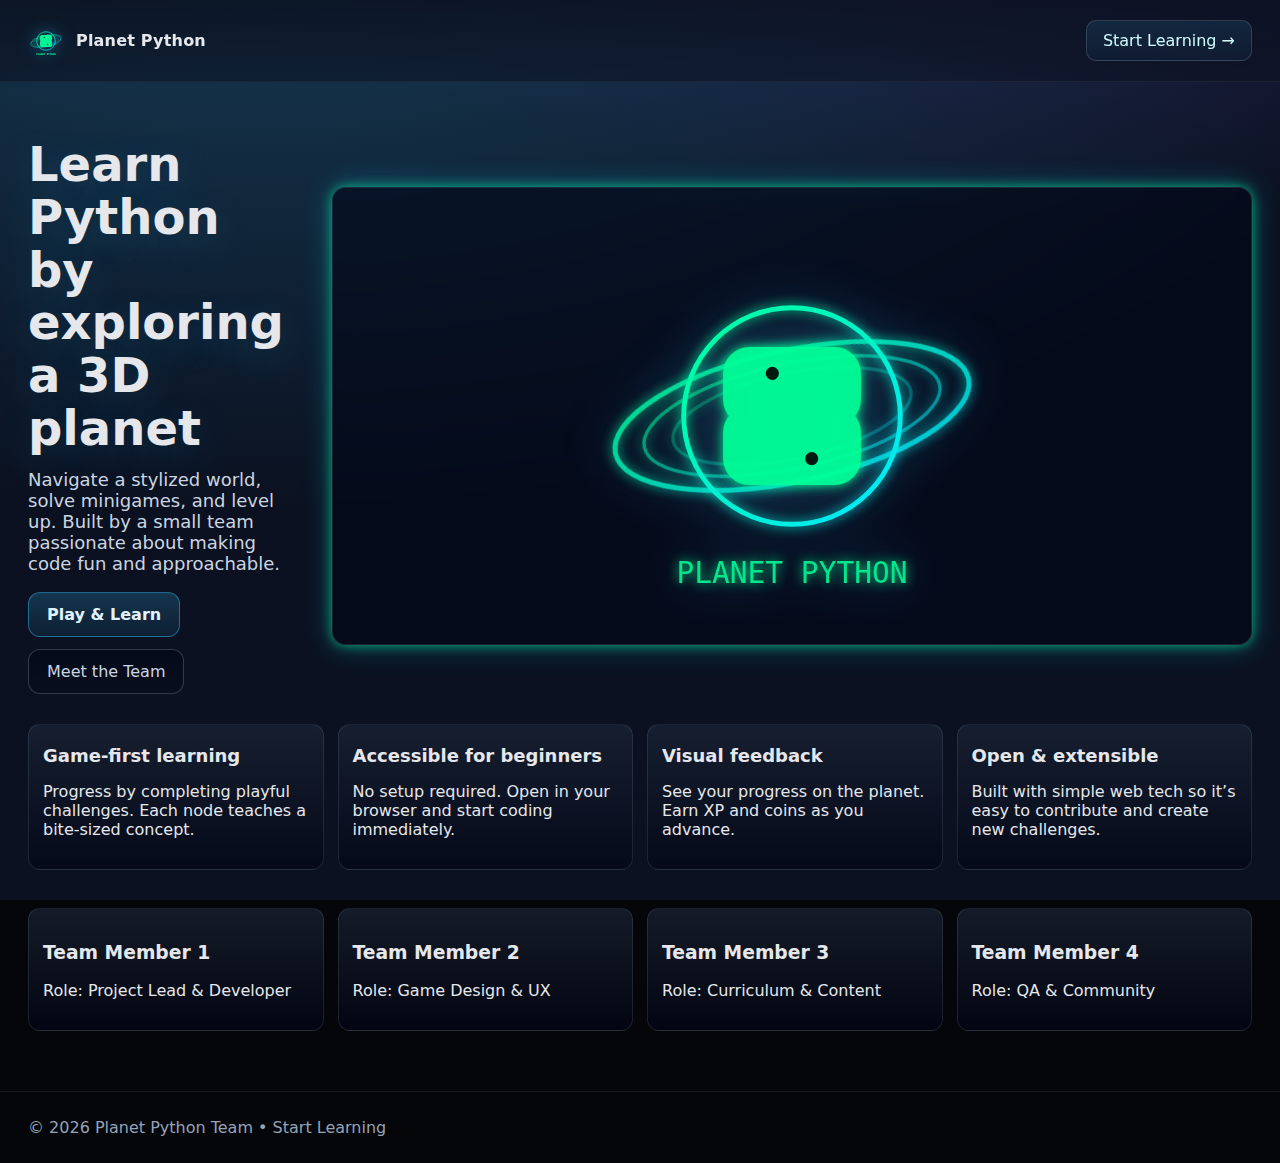
<file: index.html>
<!doctype html>
<html lang="en">
<head>
  <meta charset="utf-8" />
  <meta name="viewport" content="width=device-width, initial-scale=1" />
  <title>Planet Python • Learn Python with a Game</title>
  <link rel="stylesheet" href="css/styles.css" />
  <style>
    /* Landing page styles (scoped) */
    :root { --brand:#38bdf8; --dark:#0b1220; --muted:#a1a6b3; }
    body{ margin:0; font-family: Inter, system-ui, Arial, sans-serif; background: radial-gradient(1200px 600px at 20% -10%, rgba(56,189,248,.25), transparent),radial-gradient(800px 400px at 80% -20%, rgba(147,51,234,.18), transparent), #0b1120; color:#e5e7eb; }
    a{ color:inherit; text-decoration:none }
    .lp-header{ display:flex; align-items:center; justify-content:space-between; padding:20px 28px; position:sticky; top:0; background:linear-gradient(to bottom, rgba(11,17,32,.85), rgba(11,17,32,.55)); backdrop-filter: blur(10px); border-bottom:1px solid rgba(148,163,184,.12); z-index:10 }
    .lp-brand{ display:flex; align-items:center; gap:12px }
    .lp-brand img{ width:36px; height:36px; filter: drop-shadow(0 0 8px rgba(56,189,248,.5)) }
    .lp-brand span{ font-weight:700; letter-spacing:.2px }
    .lp-cta a{ display:inline-flex; align-items:center; gap:10px; padding:10px 16px; border:1px solid rgba(148,163,184,.25); border-radius:10px; background:linear-gradient(180deg, rgba(56,189,248,.12), rgba(56,189,248,.04)); color:#cffafe }
    .lp-cta a:hover{ border-color: rgba(56,189,248,.5) }
    .hero{ display:grid; grid-template-columns: 1.1fr .9fr; gap:32px; padding:56px 28px 20px; align-items:center }
    .hero h1{ font-size: clamp(28px, 4vw, 48px); line-height:1.1; margin:0 0 14px; text-shadow: 0 10px 40px rgba(56,189,248,.2) }
    .hero p{ font-size: clamp(14px, 1.8vw, 18px); color:#cbd5e1; margin:0 0 18px }
    .hero .actions{ display:flex; gap:12px; flex-wrap:wrap }
    .hero .primary{ padding:12px 18px; border-radius:12px; background:linear-gradient(180deg, rgba(56,189,248,.22), rgba(56,189,248,.08)); border:1px solid rgba(56,189,248,.45); color:#0b1120; font-weight:700; color:#e0f2fe }
    .hero .secondary{ padding:12px 18px; border-radius:12px; border:1px solid rgba(148,163,184,.3); color:#cbd5e1; background:linear-gradient(180deg, rgba(2,6,23,.6), rgba(2,6,23,.2)) }
    .panel{ border:1px solid rgba(148,163,184,.16); border-radius:14px; background: radial-gradient(600px 300px at 50% -60%, rgba(56,189,248,.22), transparent), rgba(2,6,23,.6); padding:18px; }
    .features{ display:grid; grid-template-columns: repeat(auto-fit, minmax(220px,1fr)); gap:14px; padding: 10px 28px 28px }
    .feature{ padding:14px; border-radius:12px; border:1px solid rgba(148,163,184,.16); background:linear-gradient(180deg, rgba(30,41,59,.6), rgba(2,6,23,.6)) }
    .feature h3{ margin:6px 0 8px; font-size:18px }
    .team{ padding: 10px 28px 60px; display:grid; grid-template-columns: repeat(auto-fit, minmax(220px,1fr)); gap:14px }
    .member{ padding:14px; border-radius:12px; border:1px solid rgba(148,163,184,.16); background:linear-gradient(180deg, rgba(30,41,59,.6), rgba(2,6,23,.6)) }
    .footer{ padding:26px 28px; color:#94a3b8; border-top:1px solid rgba(148,163,184,.12) }
    @media (max-width: 900px){ .hero{ grid-template-columns: 1fr; } }
  </style>
</head>
<body>
  <header class="lp-header">
    <div class="lp-brand">
      <img src="assets/planet-python-logo.svg" alt="Planet Python" />
      <span>Planet Python</span>
    </div>
    <nav class="lp-cta">
      <a href="learn.html" title="Start Learning">Start Learning →</a>
    </nav>
  </header>

  <main>
    <section class="hero">
      <div>
        <h1>Learn Python by exploring a 3D planet</h1>
        <p>Navigate a stylized world, solve minigames, and level up. Built by a small team passionate about making code fun and approachable.</p>
        <div class="actions">
          <a href="learn.html" class="primary">Play & Learn</a>
          <a href="#team" class="secondary">Meet the Team</a>
        </div>
      </div>
      <div class="panel">
        <img src="assets/planet-python-logo.svg" alt="Planet" style="width:100%; max-width:420px; display:block; margin: 0 auto; filter: drop-shadow(0 0 25px rgba(56,189,248,.35))" />
      </div>
    </section>

    <section class="features">
      <article class="feature">
        <h3>Game-first learning</h3>
        <p>Progress by completing playful challenges. Each node teaches a bite-sized concept.</p>
      </article>
      <article class="feature">
        <h3>Accessible for beginners</h3>
        <p>No setup required. Open in your browser and start coding immediately.</p>
      </article>
      <article class="feature">
        <h3>Visual feedback</h3>
        <p>See your progress on the planet. Earn XP and coins as you advance.</p>
      </article>
      <article class="feature">
        <h3>Open & extensible</h3>
        <p>Built with simple web tech so it’s easy to contribute and create new challenges.</p>
      </article>
    </section>

    <section id="team" class="team">
      <div class="member">
        <h3>Team Member 1</h3>
        <p>Role: Project Lead & Developer</p>
      </div>
      <div class="member">
        <h3>Team Member 2</h3>
        <p>Role: Game Design & UX</p>
      </div>
      <div class="member">
        <h3>Team Member 3</h3>
        <p>Role: Curriculum & Content</p>
      </div>
      <div class="member">
        <h3>Team Member 4</h3>
        <p>Role: QA & Community</p>
      </div>
    </section>
  </main>

  <footer class="footer">© <span id="year"></span> Planet Python Team • <a href="learn.html">Start Learning</a></footer>

  <script>
    document.getElementById('year').textContent = new Date().getFullYear();
  </script>
</body>
</html>
</file>
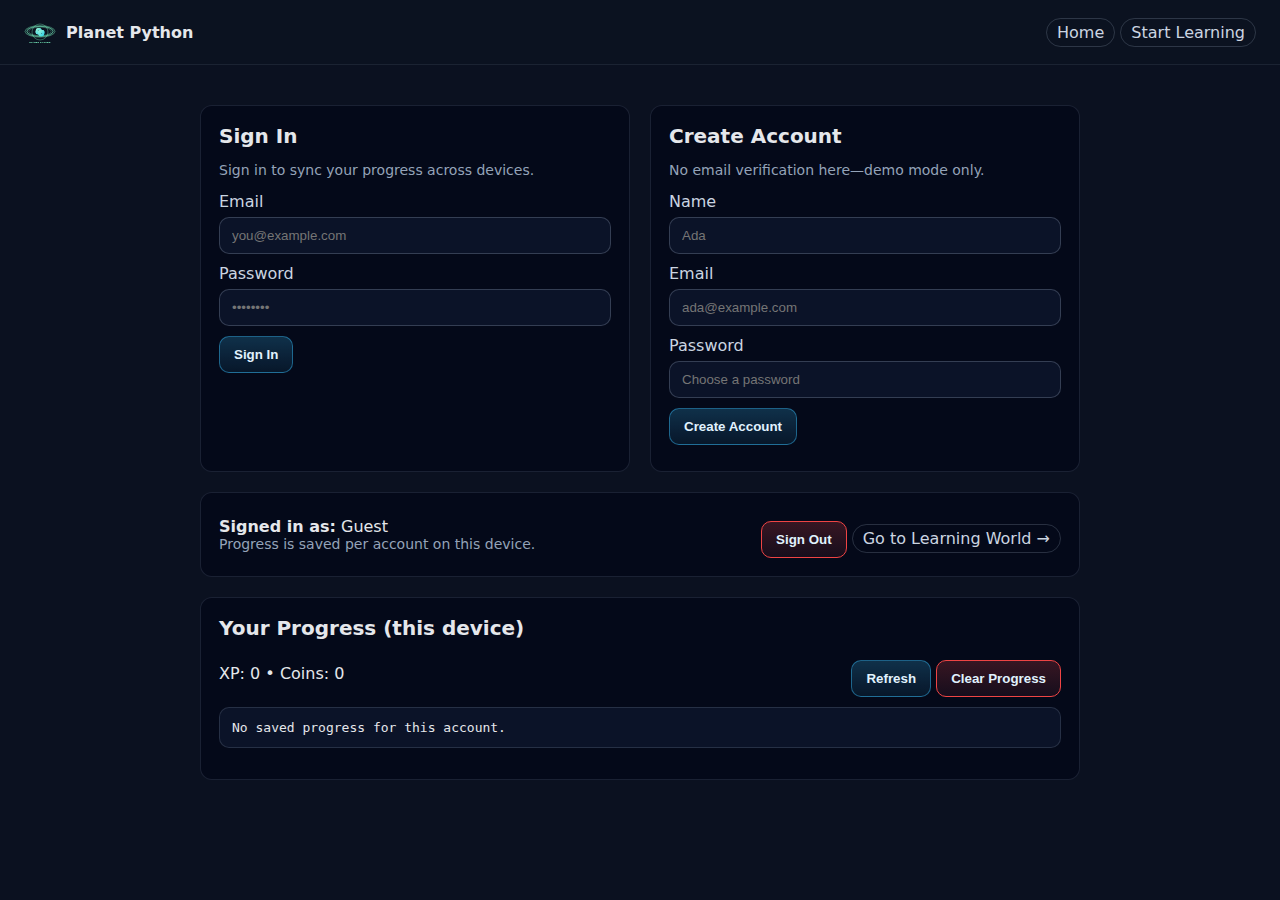
<file: account.html>
<!doctype html>
<html lang="en">
<head>
  <meta charset="utf-8" />
  <meta name="viewport" content="width=device-width, initial-scale=1" />
  <title>Planet Python • Account</title>
  <link rel="stylesheet" href="css/styles.css" />
  <style>
    body{ margin:0; font-family: Inter, system-ui, Arial, sans-serif; background: #0b1120; color:#e5e7eb; }
    a{ color:inherit; text-decoration:none }
    .header{ display:flex; align-items:center; justify-content:space-between; padding:16px 24px; border-bottom:1px solid rgba(148,163,184,.12); background: #0b1220; }
    .brand{ display:flex; align-items:center; gap:10px }
    .brand img{ width:32px; height:32px }
    .container{ max-width:920px; margin: 40px auto; padding: 0 20px; display:grid; grid-template-columns: 1fr 1fr; gap:20px }
    .card{ border:1px solid rgba(148,163,184,.16); background: rgba(2,6,23,.7); border-radius:12px; padding:18px }
    .card h2{ margin:0 0 10px; font-size:20px }
    label{ display:block; margin:10px 0 6px; color:#cbd5e1 }
    input{ width:100%; padding:10px 12px; border-radius:10px; border:1px solid rgba(148,163,184,.3); background:#0b1328; color:#e5e7eb }
    button{ margin-top:10px; padding:10px 14px; border-radius:10px; border:1px solid rgba(56,189,248,.45); background:linear-gradient(180deg, rgba(56,189,248,.22), rgba(56,189,248,.08)); color:#e0f2fe; font-weight:600 }
    .muted{ color:#94a3b8; font-size:14px }
    .row{ display:flex; gap:10px; align-items:center; justify-content:space-between }
    .pill{ border:1px solid rgba(148,163,184,.25); border-radius:999px; padding:4px 10px; color:#cbd5e1 }
    .alert{ margin-top:8px; font-size:14px }
    .success{ color:#22c55e }
    .error{ color:#ef4444 }
  </style>
</head>
<body>
  <header class="header">
    <div class="brand">
      <img src="assets/planet-python-logo-neon.svg" alt="Planet Python" />
      <strong>Planet Python</strong>
    </div>
    <nav>
      <a href="index.html" class="pill">Home</a>
      <a href="learn.html" class="pill">Start Learning</a>
    </nav>
  </header>

  <main class="container">
    <section class="card">
      <h2>Sign In</h2>
      <p class="muted">Sign in to sync your progress across devices.</p>
      <label for="loginEmail">Email</label>
      <input id="loginEmail" type="email" placeholder="you@example.com" />
      <label for="loginPassword">Password</label>
      <input id="loginPassword" type="password" placeholder="••••••••" />
      <button id="loginBtn">Sign In</button>
      <div id="loginAlert" class="alert"></div>
    </section>

    <section class="card">
      <h2>Create Account</h2>
      <p class="muted">No email verification here—demo mode only.</p>
      <label for="regName">Name</label>
      <input id="regName" type="text" placeholder="Ada" />
      <label for="regEmail">Email</label>
      <input id="regEmail" type="email" placeholder="ada@example.com" />
      <label for="regPassword">Password</label>
      <input id="regPassword" type="password" placeholder="Choose a password" />
      <button id="registerBtn">Create Account</button>
      <div id="regAlert" class="alert"></div>
    </section>

    <section class="card" style="grid-column: 1 / -1">
      <div class="row">
        <div>
          <div><strong>Signed in as:</strong> <span id="whoami">Guest</span></div>
          <div class="muted">Progress is saved per account on this device.</div>
        </div>
        <div>
          <button id="signOutBtn" style="border-color:#ef4444;background:linear-gradient(180deg, rgba(239,68,68,.22), rgba(239,68,68,.08));">Sign Out</button>
          <a class="pill" href="learn.html">Go to Learning World →</a>
        </div>
      </div>
    </section>

    <section class="card" style="grid-column: 1 / -1">
      <h2>Your Progress (this device)</h2>
      <div class="row">
        <div>XP: <span id="progXp">0</span> • Coins: <span id="progCoins">0</span></div>
        <div>
          <button id="refreshProg">Refresh</button>
          <button id="clearProg" style="border-color:#ef4444;background:linear-gradient(180deg, rgba(239,68,68,.22), rgba(239,68,68,.08));">Clear Progress</button>
        </div>
      </div>
      <pre id="progDump" style="white-space:pre-wrap; margin-top:10px; background:#0b1328; padding:12px; border-radius:10px; border:1px solid rgba(148,163,184,.2);"></pre>
    </section>
  </main>

  <script src="js/auth.js"></script>
  <script>
    const loginBtn = document.getElementById('loginBtn');
    const registerBtn = document.getElementById('registerBtn');
    const signOutBtn = document.getElementById('signOutBtn');
    const loginAlert = document.getElementById('loginAlert');
    const regAlert = document.getElementById('regAlert');
    const whoami = document.getElementById('whoami');

    const progXp = document.getElementById('progXp');
    const progCoins = document.getElementById('progCoins');
    const progDump = document.getElementById('progDump');

    function updateHeader(){
      const u = Auth.getUser();
      whoami.textContent = u ? `${u.name} <${u.email}>` : 'Guest';
      renderProgress();
    }

    function renderProgress(){
      const data = Auth.loadProgress();
      if(!data){ progXp.textContent = '0'; progCoins.textContent = '0'; progDump.textContent = 'No saved progress for this account.'; return; }
      progXp.textContent = data.xp || 0;
      progCoins.textContent = data.coins || 0;
      progDump.textContent = JSON.stringify(data, null, 2);
    }

    loginBtn.addEventListener('click', ()=>{
      loginAlert.textContent = '';
      try{
        Auth.login({ email: document.getElementById('loginEmail').value.trim(), password: document.getElementById('loginPassword').value });
        loginAlert.textContent = 'Signed in successfully.'; loginAlert.className = 'alert success';
        updateHeader();
      }catch(e){ loginAlert.textContent = e.message; loginAlert.className = 'alert error'; }
    });

    registerBtn.addEventListener('click', ()=>{
      regAlert.textContent = '';
      try{
        Auth.register({ name: document.getElementById('regName').value.trim(), email: document.getElementById('regEmail').value.trim(), password: document.getElementById('regPassword').value });
        regAlert.textContent = 'Account created & signed in.'; regAlert.className = 'alert success';
        updateHeader();
      }catch(e){ regAlert.textContent = e.message; regAlert.className = 'alert error'; }
    });

    signOutBtn.addEventListener('click', ()=>{ Auth.logout(); updateHeader(); });
    document.getElementById('refreshProg').addEventListener('click', renderProgress);
    document.getElementById('clearProg').addEventListener('click', ()=>{
      const u = Auth.getUser();
      if(!u){ alert('Not signed in.'); return; }
      try{ localStorage.removeItem('pp_progress:' + u.email); }catch(_){ }
      renderProgress();
    });

    updateHeader();
  </script>
</body>
</html>
</file>
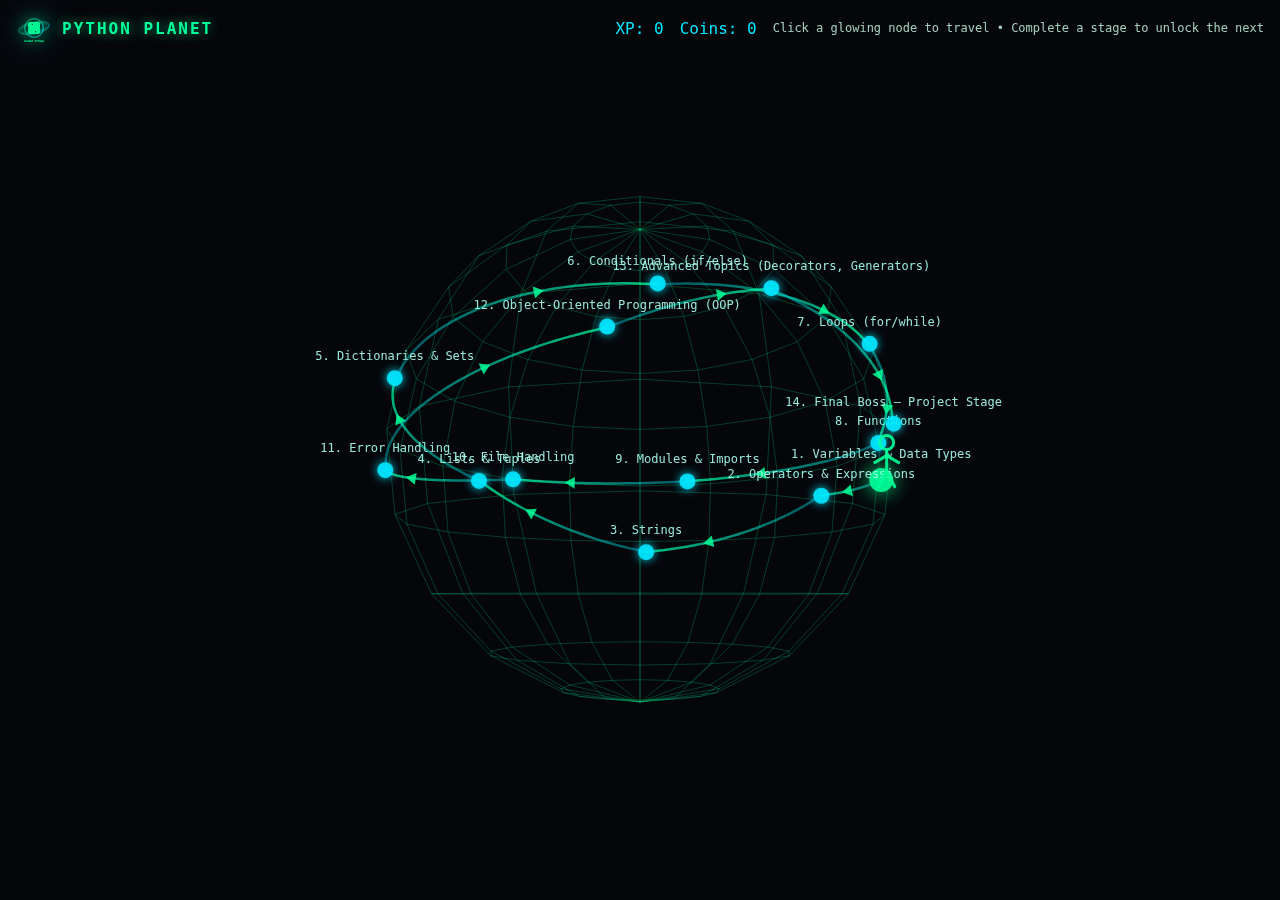
<file: learn.html>
<!DOCTYPE html>
<html lang="en">
<head>
  <meta charset="UTF-8" />
  <meta name="viewport" content="width=device-width, initial-scale=1.0" />
  <title>Python Planet — 3D Learning World</title>
  <link rel="stylesheet" href="css/styles.css" />
  <!-- Enhanced Python-like Interpreter (Local Implementation) -->
</head>
<body>
  <div id="hud">
    <div class="logo">
      <img src="assets/planet-python-logo.svg" alt="Planet Python logo" class="logo-mark" />
      <span class="logo-text">PYTHON PLANET</span>
    </div>
    <div class="stats">
      <span id="xp">XP: 0</span>
      <span id="coins">Coins: 0</span>
    </div>
    <div class="legend">Click a glowing node to travel • Complete a stage to unlock the next</div>
  </div>

  <canvas id="world" width="1200" height="700" aria-label="3D coding planet canvas" data-center-image="assets/python-mark-neon.svg"></canvas>

  <div id="ui-overlay" class="hidden" aria-live="polite">
    <div class="panel">
      <div class="panel-header">
        <div class="stage-title" id="stageTitle">Stage</div>
        <div class="panel-tabs">
          <button class="tab-btn active" data-tab="lesson">Lesson</button>
          <button class="tab-btn" data-tab="quiz">Quiz</button>
          <button class="tab-btn" data-tab="minigame">Mini-Game</button>
        </div>
        <button id="closePanel" title="Close">✕</button>
      </div>
      <div class="panel-content">
        <div id="tab-lesson" class="tab active">
          <div class="lesson-split">
            <div class="lesson-main">
              <div class="lesson-content monospace" id="lessonContent"></div>
              <div class="lesson-actions" style="display:flex;align-items:center;gap:10px;margin-top:10px;">
                <button id="prevSlide" class="secondary">◀ Prev</button>
                <span id="slideProgress" class="monospace"></span>
                <button id="nextSlide" class="primary">Next ▶</button>
              </div>
            </div>
            <div class="python-console">
              <div class="console-header">
                <span class="console-title">Python Console</span>
                <button id="clearConsole" class="secondary" title="Clear console">Clear</button>
              </div>
              <div class="console-output monospace" id="consoleOutput"></div>
              <div class="console-input-area">
                <div class="console-input-container">
                  <div class="console-input-header">
                    <span class="console-prompt monospace">>>> </span>
                    <div class="console-input-actions">
                      <button id="runCode" type="button" class="primary">Run (Ctrl+Enter)</button>
                      <button id="formatCode" type="button" class="secondary" title="Format code">Format</button>
                    </div>
                  </div>
                  <textarea id="consoleInput" class="console-input monospace" placeholder="# Try some Python code...
print('Hello, World!')

# Multi-line code works too:
for i in range(3):
    print(f'Line {i}')" rows="4"></textarea>
                </div>
              </div>
              <div class="console-hints monospace" id="consoleHints">
                💡 Tip: Try variables, math, or print() statements
              </div>
            </div>
          </div>
        </div>
        <div id="tab-quiz" class="tab">
          <div id="quizContent" class="monospace"></div>
          <div class="quiz-actions">
            <button id="submitQuiz" class="primary">Submit Answer</button>
            <button id="nextQuestion" class="primary" disabled>Next Question ▶</button>
            <div id="quizFeedback" class="feedback"></div>
          </div>
        </div>
        <div id="tab-minigame" class="tab">
          <div id="minigameRoot" class="minigame-root"></div>
          <div class="minigame-actions">
            <button id="finishMinigame" class="primary">Finish Mini-Game</button>
            <div id="minigameFeedback" class="feedback"></div>
          </div>
        </div>
      </div>
      <div class="panel-footer">
        <button id="unlockNext" class="success" disabled>Unlock Next Stage</button>
      </div>
    </div>
  </div>

  <div id="toast" class="toast hidden"></div>

  <script src="js/stages.js"></script>
  <script src="js/world.js"></script>
  <script src="js/minigames.js"></script>
  <script src="js/ui.js"></script>
  <script src="js/auth.js"></script>
</body>
</html>
</file>
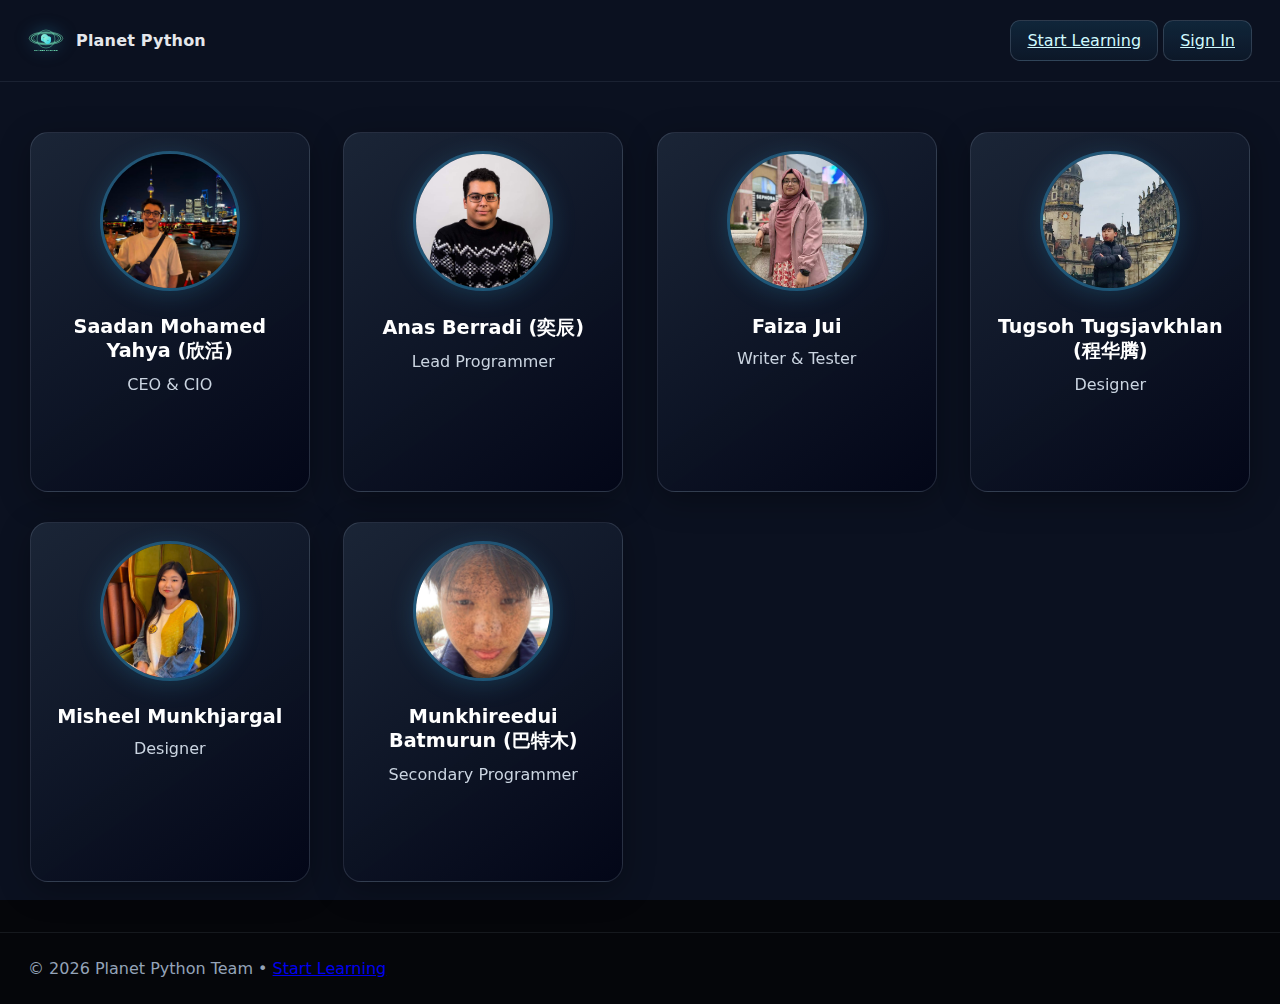
<file: team.html>
<!doctype html>
<html lang="en">
<head>
  <meta charset="utf-8" />
  <meta name="viewport" content="width=device-width, initial-scale=1" />
  <title>Planet Python • Our Team</title>
  <link rel="stylesheet" href="css/styles.css" />
  <style>
    body{ margin:0; font-family: Inter, system-ui, Arial, sans-serif; background:#0b1120; color:#e5e7eb }
    .lp-header{ display:flex; align-items:center; justify-content:space-between; padding:20px 28px; border-bottom:1px solid rgba(148,163,184,.12) }
    .lp-brand{ display:flex; align-items:center; gap:12px }
    .lp-brand img{ width:36px; height:36px; filter: drop-shadow(0 0 8px rgba(56,189,248,.5)) }
    .lp-brand span{ font-weight:700; letter-spacing:.2px }
    .lp-cta a{ display:inline-flex; align-items:center; gap:10px; padding:10px 16px; border:1px solid rgba(148,163,184,.25); border-radius:10px; background:linear-gradient(180deg, rgba(56,189,248,.12), rgba(56,189,248,.04)); color:#cffafe }
    .lp-cta a:hover{ border-color: rgba(56,189,248,.5) }
    .team-grid{ padding: 50px 28px; display:grid; place-items:center; grid-template-columns: repeat(auto-fit, minmax(240px, 1fr)); gap:30px; perspective:1200px }
     .member{ position:relative; width:280px; height:360px; cursor:pointer; transition: transform .5s ease }
     .member:hover{ transform: translateY(-40px) scale(1.1) translateZ(80px); z-index:10 }
     .card-inner{ position:relative; width:100%; height:100%; transform-style:preserve-3d; transition: transform .8s ease }
     .member:hover .card-inner{ transform: rotateY(180deg) }
     .card-face{ position:absolute; width:100%; height:100%; backface-visibility:hidden; -webkit-backface-visibility:hidden; padding:18px; border-radius:18px; border:1px solid rgba(148,163,184,.2); background:linear-gradient(145deg, rgba(30,41,59,.85), rgba(2,6,23,.9)); box-shadow: 0 8px 32px rgba(0,0,0,.3); display:flex; flex-direction:column; align-items:center; text-align:center }
     .card-front{ transform: rotateY(0deg); }
     .card-back{ transform: rotateY(180deg); background:linear-gradient(145deg, rgba(56,189,248,.15), rgba(14,165,233,.05)); border-color: rgba(56,189,248,.4) }
     .photo{ width:140px; height:140px; object-fit:cover; border-radius:50%; border:3px solid rgba(56,189,248,.3); margin-bottom:16px; filter: drop-shadow(0 4px 12px rgba(56,189,248,.2)) }
     .photo.svg-fallback{ border-radius:12px; padding:20px; background:rgba(56,189,248,.1) }
     .card-face h3{ margin:8px 0 6px; font-size:1.2em; font-weight:600; color:#ffffff }
     .card-face p{ color:#cbd5e1; margin:4px 0; line-height:1.4 }
    .footer{ padding:26px 28px; color:#94a3b8; border-top:1px solid rgba(148,163,184,.12) }
  </style>
</head>
<body>
  <header class="lp-header">
    <div class="lp-brand">
      <a href="index.html" aria-label="Back to Home"><img src="assets/planet-python-logo-neon.svg" alt="Planet Python" /></a>
      <span>Planet Python</span>
    </div>
    <nav class="lp-cta">
      <a href="learn.html" title="Start Learning">Start Learning</a>
      <a href="account.html" title="Sign In or Register">Sign In</a>
    </nav>
  </header>

  <main>
     <section class="team-grid" aria-label="Team members carousel">
       <div class="member" tabindex="0">
         <div class="card-inner">
           <div class="card-face card-front">
             <img class="photo" src="assets/team/yahya.jpg" alt="Saadan Mohamed Yahya" loading="lazy" onerror="this.src='assets/python-mark-neon.svg'; this.classList.add('svg-fallback');" />
             <h3>Saadan Mohamed Yahya (欣活)</h3>
             <p>CEO & CIO</p>
           </div>
           <div class="card-face card-back">
             <h3>About Yahya</h3>
             <p>Leads the product vision and the platform’s technical direction, with a passion for computer science and making learning accessible for everyone.</p>
           </div>
         </div>
       </div>

       <!-- Anas Berradi (Lead Programmer) -->
       <div class="member" tabindex="0">
         <div class="card-inner">
           <div class="card-face card-front">
             <img class="photo" src="assets/team/anas.jpg" alt="Anas Berradi (奕辰)" loading="lazy" onerror="this.src='assets/python-mark-neon.svg'; this.classList.add('svg-fallback');" />
             <h3>Anas Berradi (奕辰)</h3>
             <p>Lead Programmer</p>
           </div>
           <div class="card-face card-back">
             <h3>About Anas</h3>
             <p>Hi, my name is Anas Berradi. I am the Lead Programmer of our team, responsible for developing and optimizing the e-learning platform we are building. My role focuses on writing clean and scalable code, and ensuring smooth integration of features. I am passionate about artificial intelligence, problem-solving, and creating technology that improves the way people learn and interact with knowledge.</p>
           </div>
         </div>
       </div>


        <!-- Faiza Jui (Writer & Tester) -->
        <div class="member" tabindex="0">
          <div class="card-inner">
            <div class="card-face card-front">
              <img class="photo" src="assets/team/faiza.jpg" alt="Faiza Jui" loading="lazy" onerror="this.src='assets/python-mark-neon.svg'; this.classList.add('svg-fallback');" />
              <h3>Faiza Jui</h3>
              <p>Writer & Tester</p>
            </div>
            <div class="card-face card-back">
              <h3>About Faiza</h3>
              <p>Writes and maintains clear, up-to-date documentation (logs and meeting notes). Thoroughly tests the website to surface issues early and improve overall quality before launch.</p>
            </div>
          </div>
        </div>

        <!-- Tugsoh Tugsjavkhlan (程华腾) - Designer -->
        <div class="member" tabindex="0">
          <div class="card-inner">
            <div class="card-face card-front">
              <img class="photo" src="assets/team/tugsoh.jpg" alt="Tugsoh Tugsjavkhlan (程华腾)" loading="lazy" onerror="this.src='assets/python-mark-neon.svg'; this.classList.add('svg-fallback');" />
              <h3>Tugsoh Tugsjavkhlan (程华腾)</h3>
              <p>Designer</p>
            </div>
            <div class="card-face card-back">
              <h3>About Tugsoh</h3>
              <p>The lion doesnt bother with presenting himself</p>
            </div>
          </div>
        </div>

        <!-- Misheel Munkhjargal - Designer -->
        <div class="member" tabindex="0">
          <div class="card-inner">
            <div class="card-face card-front">
              <img class="photo" src="assets/team/misheel.jpg" alt="Misheel Munkhjargal" loading="lazy" onerror="this.src='assets/python-mark-neon.svg'; this.classList.add('svg-fallback');" />
              <h3>Misheel Munkhjargal</h3>
              <p>Designer</p>
            </div>
            <div class="card-face card-back">
              <h3>About Misheel</h3>
              <p>
                Country: Mongolia<br/>
                Age: 20<br/>
                Major: Computer Science<br/>
                Responsible for team logo, video, and other design-related projects.
              </p>
            </div>
          </div>
        </div>

        <!-- Munkhireedui Batmurun (巴特木) - Secondary Programmer -->
        <div class="member" tabindex="0">
          <div class="card-inner">
            <div class="card-face card-front">
              <img class="photo" src="assets/team/Munkhireedui.jpg" alt="Munkhireedui Batmurun (巴特木)" loading="lazy" onerror="this.src='assets/python-mark-neon.svg'; this.classList.add('svg-fallback');" />
              <h3>Munkhireedui Batmurun (巴特木)</h3>
              <p>Secondary Programmer</p>
            </div>
            <div class="card-face card-back">
              <h3>About Munkhireedui</h3>
              <p>Supports the engineering effort as the secondary programmer, helping implement features and maintain code quality.</p>
            </div>
          </div>
        </div>
     </section>
   </main>

  <footer class="footer">© <span id="year"></span> Planet Python Team • <a href="learn.html">Start Learning</a></footer>

  <script>
     document.getElementById('year').textContent = new Date().getFullYear();
     const cards = Array.from(document.querySelectorAll('.team-grid .member'));

     // Bring hovered/focused card forward as the main card; restore on leave/blur
     function activate(card){
       cards.forEach((c,i)=>{
         if(c===card){
           c.style.transform = 'translateY(-40px) scale(1.1) translateZ(80px)';
           c.classList.add('active');
         } else {
           const offset = (i - cards.indexOf(card)) * 8;
           c.style.transform = `translateY(${Math.abs(offset)*2}px) rotateY(${offset}deg) translateZ(${60 - Math.abs(offset)*6}px)`;
           c.classList.remove('active');
         }
       });
     }
     function reset(){ cards.forEach(c=>{ c.style.transform=''; c.classList.remove('active'); }); }

     cards.forEach(card=>{
       card.addEventListener('mouseenter', ()=>activate(card));
       card.addEventListener('mouseleave', reset);
       card.addEventListener('focus', ()=>activate(card));
       card.addEventListener('blur', reset);
     });
   </script>
</body>
</html>
</file>
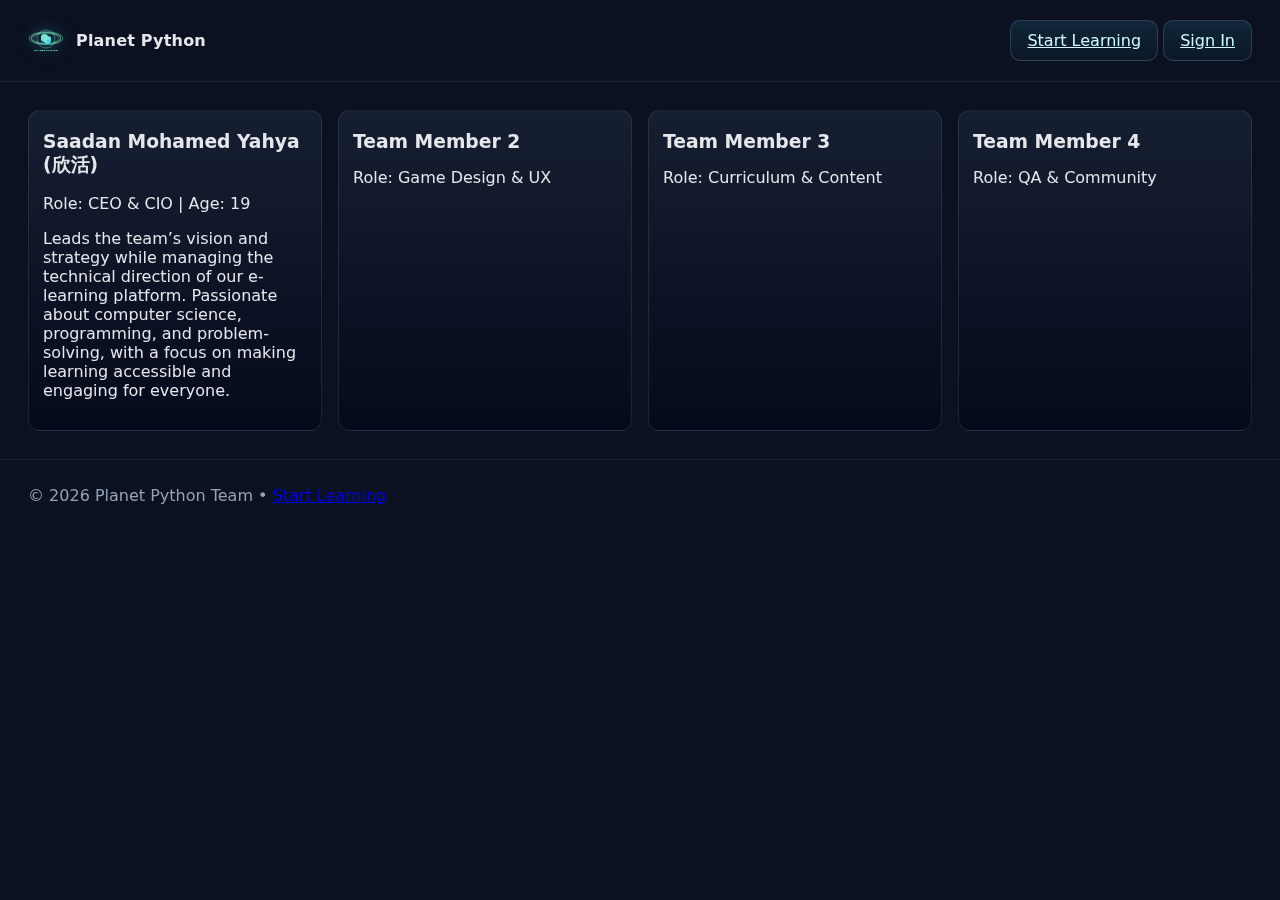
<file: github-deploy/team.html>
<!doctype html>
<html lang="en">
<head>
  <meta charset="utf-8" />
  <meta name="viewport" content="width=device-width, initial-scale=1" />
  <title>Planet Python • Our Team</title>
  <link rel="stylesheet" href="css/styles.css" />
  <style>
    body{ margin:0; font-family: Inter, system-ui, Arial, sans-serif; background:#0b1120; color:#e5e7eb }
    .lp-header{ display:flex; align-items:center; justify-content:space-between; padding:20px 28px; border-bottom:1px solid rgba(148,163,184,.12) }
    .lp-brand{ display:flex; align-items:center; gap:12px }
    .lp-brand img{ width:36px; height:36px; filter: drop-shadow(0 0 8px rgba(56,189,248,.5)) }
    .lp-brand span{ font-weight:700; letter-spacing:.2px }
    .lp-cta a{ display:inline-flex; align-items:center; gap:10px; padding:10px 16px; border:1px solid rgba(148,163,184,.25); border-radius:10px; background:linear-gradient(180deg, rgba(56,189,248,.12), rgba(56,189,248,.04)); color:#cffafe }
    .lp-cta a:hover{ border-color: rgba(56,189,248,.5) }
    .team-grid{ padding: 28px; display:grid; grid-template-columns: repeat(auto-fit, minmax(240px,1fr)); gap:16px }
    .member{ padding:14px; border-radius:12px; border:1px solid rgba(148,163,184,.16); background:linear-gradient(180deg, rgba(30,41,59,.6), rgba(2,6,23,.6)) }
    .member h3{ margin:6px 0 8px }
    .footer{ padding:26px 28px; color:#94a3b8; border-top:1px solid rgba(148,163,184,.12) }
  </style>
</head>
<body>
  <header class="lp-header">
    <div class="lp-brand">
      <a href="index.html" aria-label="Back to Home"><img src="assets/planet-python-logo-neon.svg" alt="Planet Python" /></a>
      <span>Planet Python</span>
    </div>
    <nav class="lp-cta">
      <a href="learn.html" title="Start Learning">Start Learning</a>
      <a href="account.html" title="Sign In or Register">Sign In</a>
    </nav>
  </header>

  <main>
    <section class="team-grid">
      <div class="member">
        <h3>Saadan Mohamed Yahya (欣活)</h3>
        <p>Role: CEO & CIO | Age: 19</p>
        <p>Leads the team’s vision and strategy while managing the technical direction of our e-learning platform. Passionate about computer science, programming, and problem-solving, with a focus on making learning accessible and engaging for everyone.</p>
      </div>
      <div class="member">
        <h3>Team Member 2</h3>
        <p>Role: Game Design & UX</p>
      </div>
      <div class="member">
        <h3>Team Member 3</h3>
        <p>Role: Curriculum & Content</p>
      </div>
      <div class="member">
        <h3>Team Member 4</h3>
        <p>Role: QA & Community</p>
      </div>
    </section>
  </main>

  <footer class="footer">© <span id="year"></span> Planet Python Team • <a href="learn.html">Start Learning</a></footer>

  <script>
    document.getElementById('year').textContent = new Date().getFullYear();
  </script>
</body>
</html>
</file>
<file: css/styles.css>
@font-face {
  font-family: "JetBrainsMonoNL";
  src: local("JetBrains Mono"), local("JetBrainsMono");
}

:root {
  --bg: #05060a;
  --grid: #0aff9d;
  --cyan: #00e7ff;
  --green: #00ff99;
  --red: #ff2e63;
  --panel: rgba(0, 255, 153, 0.06);
  --panel-border: rgba(0, 231, 255, 0.4);
  --glow: 0 0 12px rgba(0, 255, 153, 0.6), 0 0 30px rgba(0, 231, 255, 0.3);
}

* { box-sizing: border-box; }
html, body { height: 100%; margin: 0; background: var(--bg); color: #ccffe8; font-family: "JetBrainsMonoNL", Consolas, monospace; }

#hud {
  position: fixed; top: 0; left: 0; right: 0; padding: 10px 16px; display: flex; align-items: center; gap: 16px; z-index: 20;
}
.logo { color: var(--green); text-shadow: var(--glow); letter-spacing: 2px; font-weight: 900; display:flex; align-items:center; gap:10px; }
.logo-mark { width: 36px; height: 36px; display:block; filter: drop-shadow(0 0 8px rgba(0,255,153,0.6)) drop-shadow(0 0 16px rgba(0,231,255,0.4)); }
.logo-text { color: var(--green); }
.stats { margin-left: auto; display: flex; gap: 16px; color: var(--cyan); }
.legend { opacity: 0.8; font-size: 12px; }

#world { display: block; width: 100vw; height: 100vh; }

/* Holographic Panel */
#ui-overlay { position: fixed; inset: 0; display: grid; place-items: center; z-index: 50; }
#ui-overlay.hidden { display: none; }
.panel { width: min(920px, 90vw); background: var(--panel); border: 1px solid var(--panel-border); backdrop-filter: blur(6px); box-shadow: var(--glow); border-radius: 12px; overflow: hidden; }
.panel-header { display: flex; align-items: center; gap: 12px; padding: 10px 12px; border-bottom: 1px solid var(--panel-border); background: linear-gradient(180deg, rgba(0,231,255,0.08), rgba(0,0,0,0)); }
.stage-title { color: var(--green); font-weight: 700; text-shadow: var(--glow); }
.panel-tabs { margin-left: auto; display: flex; gap: 8px; }
.panel-tabs .tab-btn { background: transparent; border: 1px solid var(--panel-border); color: #aaffee; padding: 6px 10px; border-radius: 6px; cursor: pointer; }
.panel-tabs .tab-btn.active { background: rgba(0,231,255,0.08); box-shadow: var(--glow); }
#closePanel { background: transparent; border: 1px solid var(--panel-border); color: #aaffee; padding: 6px 10px; border-radius: 6px; cursor: pointer; }
.panel-content { padding: 16px; max-height: 58vh; overflow: auto; }
.tab { display: none; }
.tab.active { display: block; }
.monospace { font-family: "JetBrainsMonoNL", Consolas, monospace; white-space: pre-wrap; }
.quiz-actions,.minigame-actions { display: flex; align-items: center; gap: 12px; margin-top: 12px; }
.primary { background: rgba(0, 231, 255, 0.12); border: 1px solid var(--panel-border); color: #aaffee; padding: 8px 12px; border-radius: 6px; cursor: pointer; }
.success { background: rgba(0, 255, 153, 0.12); border: 1px solid var(--panel-border); color: var(--green); padding: 8px 12px; border-radius: 6px; cursor: pointer; }
.feedback { min-height: 20px; }
.panel-footer { padding: 10px 12px; border-top: 1px solid var(--panel-border); background: linear-gradient(0deg, rgba(0,231,255,0.08), rgba(0,0,0,0)); display: flex; justify-content: flex-end; }

/* Toast */
.toast { position: fixed; bottom: 20px; left: 50%; transform: translateX(-50%); background: rgba(0,0,0,0.6); border: 1px solid var(--panel-border); padding: 10px 16px; border-radius: 8px; color: #aaffee; box-shadow: var(--glow); z-index: 100; }
.toast.hidden { display: none; }

/* 3D Stickman via CSS elements */
.stickman { position: absolute; width: 4px; height: 4px; transform-style: preserve-3d; }
.stickman .part { position: absolute; background: var(--green); box-shadow: 0 0 8px var(--green), 0 0 16px var(--cyan); border-radius: 2px; }
.stickman .head { width: 10px; height: 10px; border-radius: 50%; top: -18px; left: -3px; }
.stickman .body { width: 4px; height: 18px; top: -8px; left: 0; }
.stickman .arm { width: 3px; height: 14px; top: -6px; }
.stickman .arm.left { left: -6px; transform-origin: top right; }
.stickman .arm.right { left: 7px; transform-origin: top left; }
.stickman .leg { width: 4px; height: 16px; top: 8px; left: 0; transform-origin: top center; }

/* Minigame generic root */
.minigame-root { min-height: 220px; border: 1px dashed rgba(0,231,255,0.3); padding: 12px; border-radius: 8px; }

/* Glow helpers */
.glow-green { text-shadow: 0 0 6px rgba(0,255,153,0.9), 0 0 24px rgba(0,231,255,0.6); color: #dffff4; }
.glow-red { text-shadow: 0 0 6px rgba(255,46,99,0.9), 0 0 24px rgba(255,46,99,0.5); color: #ffe7ef; }

/* Buttons hover */
button:hover { filter: brightness(1.1) saturate(1.1); box-shadow: var(--glow); }

/* Scrollbar styling */
.panel-content::-webkit-scrollbar { width: 10px; }
.panel-content::-webkit-scrollbar-thumb { background: rgba(0,231,255,0.25); border-radius: 6px; }


/* Lesson + Console split layout */
.lesson-split { display: grid; grid-template-columns: 1.2fr 0.8fr; gap: 16px; align-items: start; }
.lesson-main { min-width: 0; }
.lesson-content { white-space: pre-wrap; }

.python-console { border: 1px solid var(--panel-border); border-radius: 8px; padding: 10px; background: rgba(0,0,0,0.2); box-shadow: inset 0 0 12px rgba(0,231,255,0.15); }
.console-header { display: flex; align-items: center; justify-content: space-between; margin-bottom: 8px; }
.console-title { color: var(--cyan); font-weight: 700; }
.console-output { min-height: 180px; max-height: 260px; overflow: auto; background: rgba(0,0,0,0.25); border: 1px dashed rgba(0,231,255,0.3); border-radius: 6px; padding: 8px; margin-bottom: 8px; }
.console-input-area { display: block; }
.console-input-container { border: 1px solid var(--panel-border); border-radius: 6px; background: rgba(0, 231, 255, 0.08); overflow: hidden; }
.console-input-header { display: flex; align-items: center; justify-content: space-between; padding: 6px 8px; background: rgba(0, 0, 0, 0.15); border-bottom: 1px solid var(--panel-border); }
.console-input-actions { display: flex; gap: 6px; }
.console-input-actions button { padding: 4px 8px; font-size: 11px; }
.console-input { width: 100%; background: transparent; border: none; color: #aaffee; padding: 8px; font-family: "JetBrainsMonoNL", Consolas, monospace; resize: vertical; min-height: 80px; }
.console-input:focus { outline: none; }
.console-prompt { opacity: 0.9; color: var(--green); }
.console-hints { margin-top: 6px; opacity: 0.85; font-size: 12px; }

@media (max-width: 900px){
  .lesson-split { grid-template-columns: 1fr; }
}
</file>
<file: github-deploy/css/styles.css>
@font-face {
  font-family: "JetBrainsMonoNL";
  src: local("JetBrains Mono"), local("JetBrainsMono");
}

:root {
  --bg: #05060a;
  --grid: #0aff9d;
  --cyan: #00e7ff;
  --green: #00ff99;
  --red: #ff2e63;
  --panel: rgba(0, 255, 153, 0.06);
  --panel-border: rgba(0, 231, 255, 0.4);
  --glow: 0 0 12px rgba(0, 255, 153, 0.6), 0 0 30px rgba(0, 231, 255, 0.3);
}

* { box-sizing: border-box; }
html, body { height: 100%; margin: 0; background: var(--bg); color: #ccffe8; font-family: "JetBrainsMonoNL", Consolas, monospace; }

#hud {
  position: fixed; top: 0; left: 0; right: 0; padding: 10px 16px; display: flex; align-items: center; gap: 16px; z-index: 20;
}
.logo { color: var(--green); text-shadow: var(--glow); letter-spacing: 2px; font-weight: 900; display:flex; align-items:center; gap:12px; }
.logo-mark { width: 56px; height: 56px; display:block; filter: drop-shadow(0 0 10px rgba(0,255,153,0.75)) drop-shadow(0 0 20px rgba(0,231,255,0.45)); }
.logo-text { color: var(--green); font-size: 20px; }
.stats { margin-left: auto; display: flex; gap: 16px; color: var(--cyan); }
.legend { opacity: 0.8; font-size: 12px; }

#world { display: block; width: 100vw; height: 100vh; }

/* Holographic Panel */
#ui-overlay { position: fixed; inset: 0; display: grid; place-items: center; z-index: 50; }
#ui-overlay.hidden { display: none; }
.panel { width: min(920px, 90vw); background: var(--panel); border: 1px solid var(--panel-border); backdrop-filter: blur(6px); box-shadow: var(--glow); border-radius: 12px; overflow: hidden; }
.panel-header { display: flex; align-items: center; gap: 12px; padding: 10px 12px; border-bottom: 1px solid var(--panel-border); background: linear-gradient(180deg, rgba(0,231,255,0.08), rgba(0,0,0,0)); }
.stage-title { color: var(--green); font-weight: 700; text-shadow: var(--glow); }
.panel-tabs { margin-left: auto; display: flex; gap: 8px; }
.panel-tabs .tab-btn { background: transparent; border: 1px solid var(--panel-border); color: #aaffee; padding: 6px 10px; border-radius: 6px; cursor: pointer; }
.panel-tabs .tab-btn.active { background: rgba(0,231,255,0.08); box-shadow: var(--glow); }
#closePanel { background: transparent; border: 1px solid var(--panel-border); color: #aaffee; padding: 6px 10px; border-radius: 6px; cursor: pointer; }
.panel-content { padding: 16px; max-height: 58vh; overflow: auto; }
.tab { display: none; }
.tab.active { display: block; }
.monospace { font-family: "JetBrainsMonoNL", Consolas, monospace; white-space: pre-wrap; }
.quiz-actions,.minigame-actions { display: flex; align-items: center; gap: 12px; margin-top: 12px; }
.primary { background: rgba(0, 231, 255, 0.12); border: 1px solid var(--panel-border); color: #aaffee; padding: 8px 12px; border-radius: 6px; cursor: pointer; }
.success { background: rgba(0, 255, 153, 0.12); border: 1px solid var(--panel-border); color: var(--green); padding: 8px 12px; border-radius: 6px; cursor: pointer; }
.feedback { min-height: 20px; }
.panel-footer { padding: 10px 12px; border-top: 1px solid var(--panel-border); background: linear-gradient(0deg, rgba(0,231,255,0.08), rgba(0,0,0,0)); display: flex; justify-content: flex-end; }

/* Toast */
.toast { position: fixed; bottom: 20px; left: 50%; transform: translateX(-50%); background: rgba(0,0,0,0.6); border: 1px solid var(--panel-border); padding: 10px 16px; border-radius: 8px; color: #aaffee; box-shadow: var(--glow); z-index: 100; }
.toast.hidden { display: none; }

/* 3D Stickman via CSS elements */
.stickman { position: absolute; width: 4px; height: 4px; transform-style: preserve-3d; }
.stickman .part { position: absolute; background: var(--green); box-shadow: 0 0 8px var(--green), 0 0 16px var(--cyan); border-radius: 2px; }
.stickman .head { width: 10px; height: 10px; border-radius: 50%; top: -18px; left: -3px; }
.stickman .body { width: 4px; height: 18px; top: -8px; left: 0; }
.stickman .arm { width: 3px; height: 14px; top: -6px; }
.stickman .arm.left { left: -6px; transform-origin: top right; }
.stickman .arm.right { left: 7px; transform-origin: top left; }
.stickman .leg { width: 4px; height: 16px; top: 8px; left: 0; transform-origin: top center; }

/* Minigame generic root */
.minigame-root { min-height: 220px; border: 1px dashed rgba(0,231,255,0.3); padding: 12px; border-radius: 8px; }

/* Glow helpers */
.glow-green { text-shadow: 0 0 6px rgba(0,255,153,0.9), 0 0 24px rgba(0,231,255,0.6); color: #dffff4; }
.glow-red { text-shadow: 0 0 6px rgba(255,46,99,0.9), 0 0 24px rgba(255,46,99,0.5); color: #ffe7ef; }

/* Buttons hover */
button:hover { filter: brightness(1.1) saturate(1.1); box-shadow: var(--glow); }

/* Scrollbar styling */
.panel-content::-webkit-scrollbar { width: 10px; }
.panel-content::-webkit-scrollbar-thumb { background: rgba(0,231,255,0.25); border-radius: 6px; }


/* Lesson + Console split layout */
.lesson-split { display: grid; grid-template-columns: 1.2fr 0.8fr; gap: 16px; align-items: start; }
.lesson-main { min-width: 0; }
.lesson-content { white-space: pre-wrap; }

.python-console { border: 1px solid var(--panel-border); border-radius: 8px; padding: 10px; background: rgba(0,0,0,0.2); box-shadow: inset 0 0 12px rgba(0,231,255,0.15); }
.console-header { display: flex; align-items: center; justify-content: space-between; margin-bottom: 8px; }
.console-title { color: var(--cyan); font-weight: 700; }
.console-output { min-height: 180px; max-height: 260px; overflow: auto; background: rgba(0,0,0,0.25); border: 1px dashed rgba(0,231,255,0.3); border-radius: 6px; padding: 8px; margin-bottom: 8px; }
.console-input-area { display: block; }
.console-input-container { border: 1px solid var(--panel-border); border-radius: 6px; background: rgba(0, 231, 255, 0.08); overflow: hidden; }
.console-input-header { display: flex; align-items: center; justify-content: space-between; padding: 6px 8px; background: rgba(0, 0, 0, 0.15); border-bottom: 1px solid var(--panel-border); }
.console-input-actions { display: flex; gap: 6px; }
.console-input-actions button { padding: 4px 8px; font-size: 11px; }
.console-input { width: 100%; background: transparent; border: none; color: #aaffee; padding: 8px; font-family: "JetBrainsMonoNL", Consolas, monospace; resize: vertical; min-height: 80px; }
.console-input:focus { outline: none; }
.console-prompt { opacity: 0.9; color: var(--green); }
.console-hints { margin-top: 6px; opacity: 0.85; font-size: 12px; }

@media (max-width: 900px){
  .lesson-split { grid-template-columns: 1fr; }
}

/* --- Team 3D Catalogue Enhancements --- */
.team-grid{ -webkit-overflow-scrolling: touch; scroll-behavior:smooth }
.team-grid .member{ backdrop-filter: blur(6px) saturate(120%); will-change: transform }
@media (max-width: 720px){
  .team-grid{ gap:16px }
  .team-grid .member{ flex-basis: 84vw }
}
</file>
